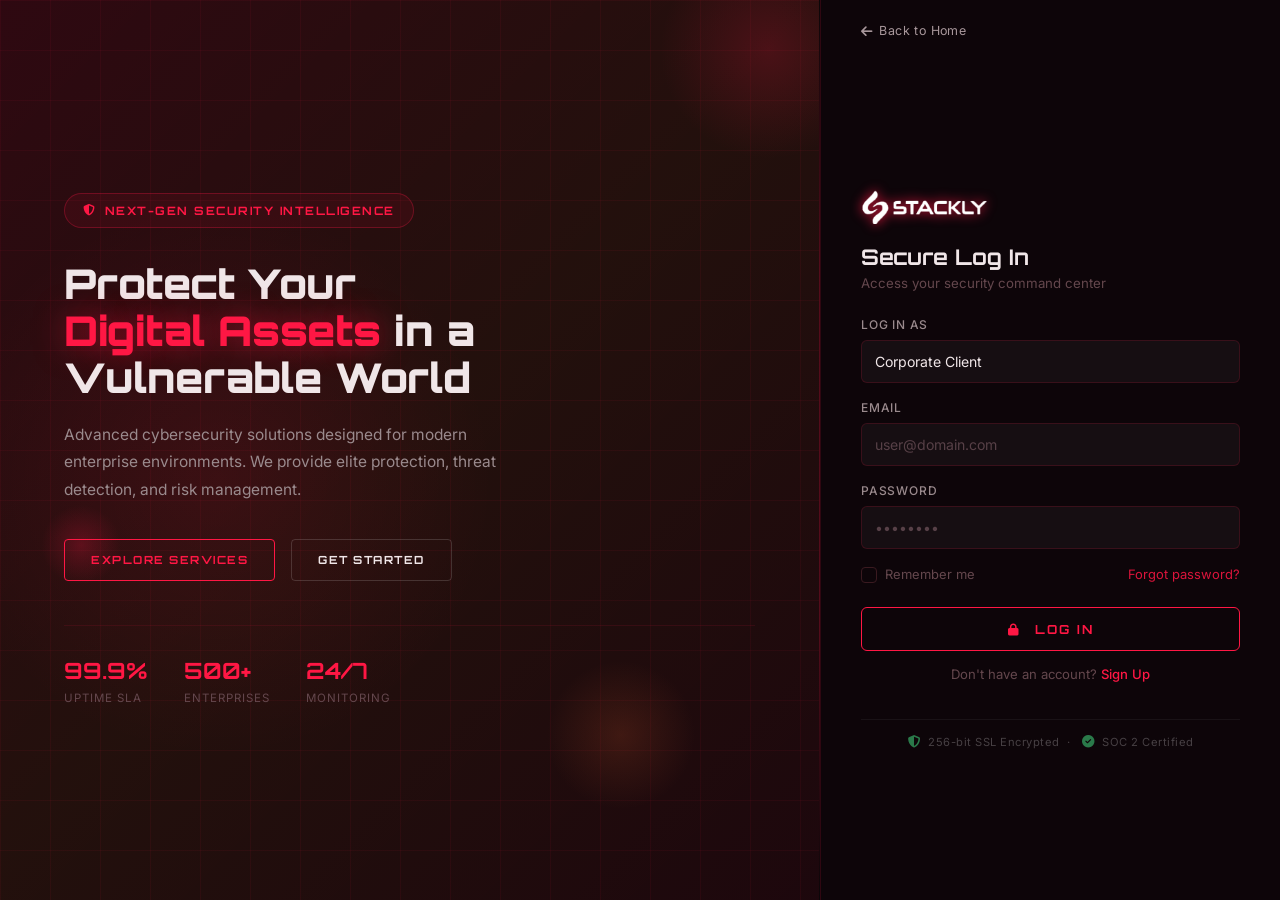
<file: index.html>
<!DOCTYPE html>
<html lang="en">
<head>
    <meta charset="UTF-8">
    <meta http-equiv="refresh" content="0;url=login.html">
    <title>Stackly</title>
</head>
<body>
    <script>window.location.replace('login.html');</script>
</body>
</html>
</file>
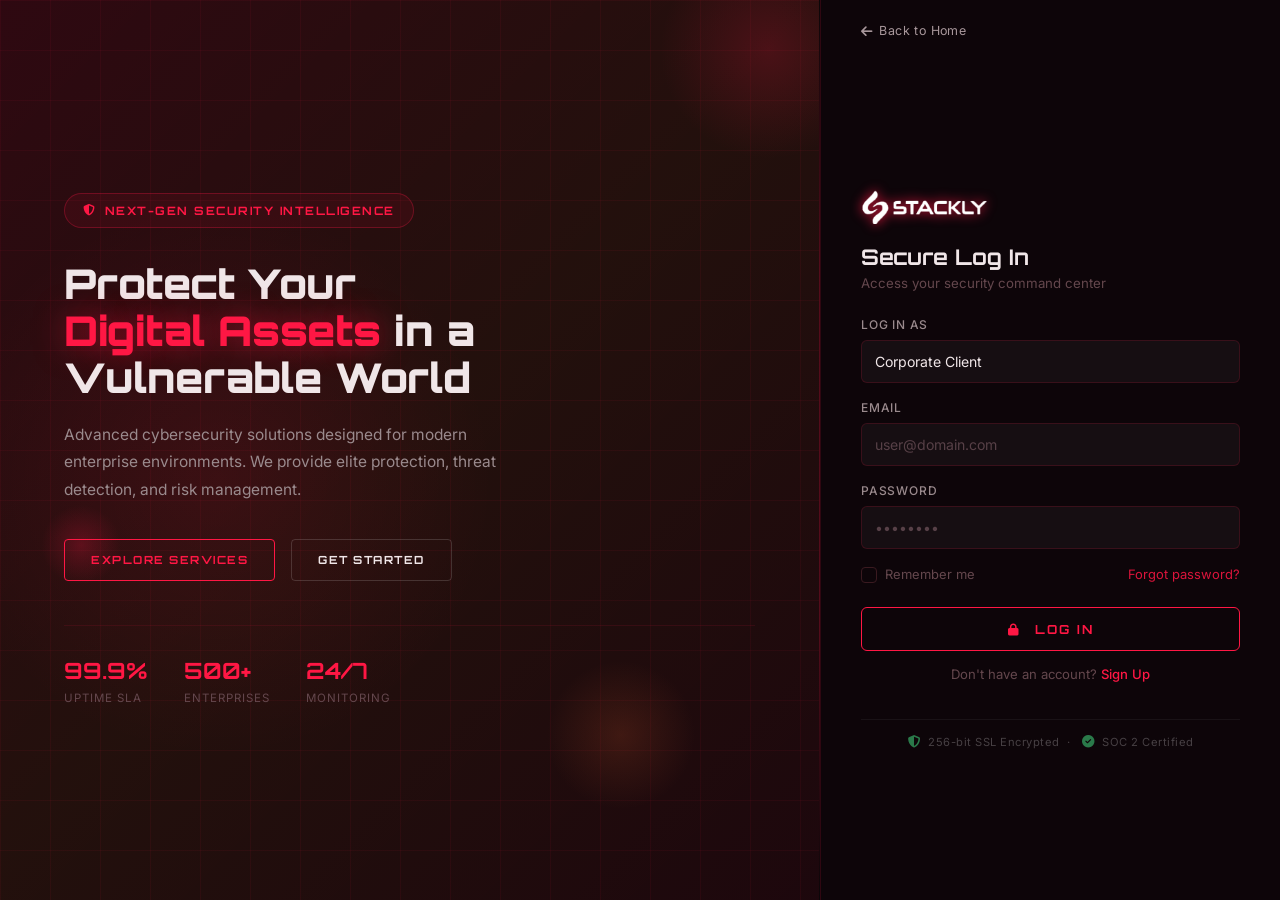
<file: login.html>
<!DOCTYPE html>
<html lang="en">
<head>
    <meta charset="UTF-8">
    <meta name="viewport" content="width=device-width, initial-scale=1.0">
    <title>Stackly | Secure Login</title>
    <link href="https://fonts.googleapis.com/css2?family=Inter:wght@300;400;500;600&family=Orbitron:wght@400;700;900&display=swap" rel="stylesheet">
    <link href="https://cdn.jsdelivr.net/npm/bootstrap@5.3.0/dist/css/bootstrap.min.css" rel="stylesheet">
    <link rel="stylesheet" href="https://cdnjs.cloudflare.com/ajax/libs/font-awesome/6.4.0/css/all.min.css">
    <style>
        * { margin: 0; padding: 0; box-sizing: border-box; }

        body {
            height: 100vh;
            background: #0a0608;
            display: flex;
            overflow: hidden;
            font-family: 'Inter', sans-serif;
        }

        /* ── LEFT HERO PANEL ── */
        .hero-panel {
            flex: 1;
            position: relative;
            background: linear-gradient(135deg, rgba(255,23,68,0.15) 0%, rgba(255,107,53,0.1) 50%, rgba(255,23,68,0.08) 100%), #0a0608;
            display: flex;
            flex-direction: column;
            justify-content: center;
            padding: 60px 64px;
            overflow: hidden;
        }
        .hero-panel::before {
            content: '';
            position: absolute;
            inset: 0;
            background-image:
                linear-gradient(rgba(255,23,68,0.06) 1px, transparent 1px),
                linear-gradient(90deg, rgba(255,23,68,0.06) 1px, transparent 1px);
            background-size: 50px 50px;
            animation: gridShift 20s linear infinite;
        }
        @keyframes gridShift {
            0%   { background-position: 0 0; }
            100% { background-position: 50px 50px; }
        }
        .hero-panel::after {
            content: '';
            position: absolute;
            top: 20%; left: -10%;
            width: 600px; height: 600px;
            background: radial-gradient(circle, rgba(255,23,68,0.1) 0%, transparent 65%);
            pointer-events: none;
        }
        .orb {
            position: absolute;
            border-radius: 50%;
            animation: floatOrb 8s ease-in-out infinite;
        }
        .orb-1 { width: 220px; height: 220px; top: -60px; right: -60px; background: radial-gradient(circle, rgba(255,23,68,0.18), transparent 70%); }
        .orb-2 { width: 150px; height: 150px; bottom: 10%; right: 15%; background: radial-gradient(circle, rgba(255,107,53,0.14), transparent 70%); animation-delay: 3s; }
        .orb-3 { width: 80px; height: 80px; bottom: 35%; left: 5%; background: radial-gradient(circle, rgba(255,23,68,0.22), transparent 70%); animation-delay: 5s; }
        @keyframes floatOrb { 0%, 100% { transform: translateY(0); } 50% { transform: translateY(-25px); } }

        .hero-content { position: relative; z-index: 2; }

        .badge-pill {
            display: inline-flex;
            align-items: center;
            gap: 8px;
            background: rgba(255,23,68,0.08);
            border: 1px solid rgba(255,23,68,0.28);
            border-radius: 50px;
            padding: 8px 18px;
            font-size: 0.72rem;
            font-family: 'Orbitron', sans-serif;
            font-weight: 700;
            letter-spacing: 1.5px;
            color: #ff1744;
            text-transform: uppercase;
            margin-bottom: 32px;
        }
        .hero-headline {
            font-family: 'Orbitron', sans-serif;
            font-weight: 900;
            font-size: clamp(2rem, 3.2vw, 3.2rem);
            line-height: 1.15;
            color: #f0e6e8;
            margin-bottom: 20px;
        }
        .hero-headline .highlight { color: #ff1744; text-shadow: 0 0 30px rgba(255,23,68,0.5); }
        .hero-desc {
            font-size: 0.97rem;
            color: #9a8a8d;
            line-height: 1.75;
            max-width: 460px;
            margin-bottom: 36px;
        }
        .hero-btns { display: flex; gap: 16px; flex-wrap: wrap; }
        .btn-hero-primary {
            padding: 12px 26px;
            font-family: 'Orbitron', sans-serif;
            font-size: 0.7rem;
            font-weight: 700;
            letter-spacing: 1.5px;
            text-transform: uppercase;
            border: 1.5px solid #ff1744;
            background: transparent;
            color: #ff1744;
            border-radius: 4px;
            text-decoration: none;
            position: relative;
            overflow: hidden;
            transition: all 0.3s ease;
        }
        .btn-hero-primary::before {
            content: '';
            position: absolute; inset: 0;
            background: #ff1744;
            transform: scaleX(0);
            transform-origin: left;
            transition: transform 0.3s ease;
            z-index: -1;
        }
        .btn-hero-primary:hover { color: #0a0608; box-shadow: 0 0 28px rgba(255,23,68,0.5); }
        .btn-hero-primary:hover::before { transform: scaleX(1); }
        .btn-hero-secondary {
            padding: 12px 26px;
            font-family: 'Orbitron', sans-serif;
            font-size: 0.7rem;
            font-weight: 700;
            letter-spacing: 1.5px;
            text-transform: uppercase;
            border: 1.5px solid rgba(255,255,255,0.15);
            background: transparent;
            color: #f0e6e8;
            border-radius: 4px;
            text-decoration: none;
            transition: all 0.3s ease;
        }
        .btn-hero-secondary:hover { border-color: #ff1744; color: #ff1744; }

        .stat-strip {
            display: flex;
            gap: 36px;
            margin-top: 44px;
            padding-top: 28px;
            border-top: 1px solid rgba(255,23,68,0.1);
        }
        .stat-num { font-family: 'Orbitron', sans-serif; font-weight: 700; font-size: 1.4rem; color: #ff1744; }
        .stat-label { font-size: 0.72rem; color: #64474d; text-transform: uppercase; letter-spacing: 1px; margin-top: 2px; }

        /* ── VERTICAL DIVIDER ── */
        .divider-line {
            width: 1px;
            background: linear-gradient(to bottom, transparent, rgba(255,23,68,0.3) 30%, rgba(255,23,68,0.3) 70%, transparent);
            flex-shrink: 0;
        }

        /* ── RIGHT LOGIN PANEL ── */
        .login-panel {
            width: 460px;
            flex-shrink: 0;
            background: #0d0509;
            border-left: 1px solid rgba(255,23,68,0.14);
            display: flex;
            flex-direction: column;
            height: 100vh;
            position: relative;
            overflow: hidden;
        }

        /* Top bar: back to home sits here, full width */
        .login-topbar {
            position: relative;
            z-index: 2;
            padding: 18px 40px 0;
            flex-shrink: 0;
        }
        .back-home-btn {
            display: inline-flex;
            align-items: center;
            gap: 7px;
            color: rgba(220, 200, 204, 0.75);
            font-size: 0.78rem;
            text-decoration: none;
            transition: color 0.2s ease;
            letter-spacing: 0.4px;
            margin-bottom: 8px;
        }
        .back-home-btn i { font-size: 0.82rem; transition: transform 0.2s ease; }
        .back-home-btn:hover { color: #ff1744; }
        .back-home-btn:hover i { transform: translateX(-3px); }

        /* Scrollable inner content */
        .login-inner {
            position: relative;
            z-index: 2;
            flex: 1;
            display: flex;
            flex-direction: column;
            justify-content: center;
            padding: 16px 40px 24px;
            overflow-y: auto;
        }
        .login-inner::-webkit-scrollbar { width: 3px; }
        .login-inner::-webkit-scrollbar-thumb { background: rgba(255,23,68,0.2); border-radius: 3px; }

        .login-logo { display: flex; align-items: center; gap: 12px; margin-bottom: 20px; }
        .login-logo img { height: 34px; filter: brightness(0) invert(1) drop-shadow(0 0 6px #ff1744); }

        .login-title {
            font-family: 'Orbitron', sans-serif;
            font-weight: 700;
            font-size: 1.35rem;
            color: #f0e6e8;
            margin-bottom: 4px;
        }
        .login-subtitle { font-size: 0.83rem; color: #64474d; margin-bottom: 22px; }

        .form-label-custom {
            font-size: 0.75rem;
            font-weight: 500;
            color: #9a8a8d;
            text-transform: uppercase;
            letter-spacing: 0.8px;
            margin-bottom: 6px;
            display: block;
        }
        .form-control, .form-select {
            background: rgba(255,255,255,0.04) !important;
            border: 1px solid rgba(255,23,68,0.15) !important;
            color: #f0e6e8 !important;
            border-radius: 6px !important;
            padding: 10px 13px !important;
            font-size: 0.88rem !important;
            transition: all 0.25s ease !important;
        }
        .form-control:focus, .form-select:focus {
            background: rgba(255,23,68,0.06) !important;
            border-color: rgba(255,23,68,0.5) !important;
            box-shadow: 0 0 0 3px rgba(255,23,68,0.12) !important;
            outline: none !important;
        }
        .form-control::placeholder { color: #574047 !important; }
        .form-select option { background: #0d0509; }

        .form-check-input:checked { background-color: #ff1744 !important; border-color: #ff1744 !important; }
        .form-check-label { font-size: 0.81rem; color: #64474d; }
        .forgot-link { font-size: 0.81rem; color: #ff1744; text-decoration: none; opacity: 0.85; transition: opacity 0.2s; }
        .forgot-link:hover { opacity: 1; }

        .btn-login {
            width: 100%;
            padding: 12px;
            font-family: 'Orbitron', sans-serif;
            font-size: 0.78rem;
            font-weight: 700;
            letter-spacing: 2px;
            text-transform: uppercase;
            border: 1.5px solid #ff1744;
            background: transparent;
            color: #ff1744;
            border-radius: 6px;
            position: relative;
            overflow: hidden;
            transition: all 0.3s ease;
            cursor: pointer;
            margin-top: 6px;
        }
        .btn-login::before {
            content: '';
            position: absolute; inset: 0;
            background: linear-gradient(135deg, #ff1744, #c0001c);
            transform: scaleY(0);
            transform-origin: bottom;
            transition: transform 0.3s ease;
            z-index: -1;
        }
        .btn-login:hover { color: #0a0608; box-shadow: 0 0 30px rgba(255,23,68,0.5); }
        .btn-login:hover::before { transform: scaleY(1); }

        .signup-text { text-align: center; margin-top: 14px; font-size: 0.82rem; color: #64474d; }
        .signup-text a { color: #ff1744; text-decoration: none; font-weight: 500; }
        .signup-text a:hover { text-decoration: underline; }

        .security-seal {
            display: flex;
            align-items: center;
            justify-content: center;
            gap: 8px;
            margin-top: 18px;
            padding-top: 14px;
            border-top: 1px solid rgba(255,255,255,0.05);
            font-size: 0.7rem;
            color: #474044;
            letter-spacing: 0.5px;
        }
        .security-seal i { color: #2a7a4a; font-size: 0.78rem; }

        /* ── ANIMATIONS ── */

        /* Keyframes */
        @keyframes fadeUp {
            from { opacity: 0; transform: translateY(22px); }
            to   { opacity: 1; transform: translateY(0); }
        }
        @keyframes fadeIn {
            from { opacity: 0; }
            to   { opacity: 1; }
        }
        @keyframes fadeRight {
            from { opacity: 0; transform: translateX(-18px); }
            to   { opacity: 1; transform: translateX(0); }
        }
        @keyframes fadeLeft {
            from { opacity: 0; transform: translateX(18px); }
            to   { opacity: 1; transform: translateX(0); }
        }
        @keyframes scaleIn {
            from { opacity: 0; transform: scale(0.94); }
            to   { opacity: 1; transform: scale(1); }
        }
        @keyframes pulseGlow {
            0%, 100% { box-shadow: 0 0 0 0 rgba(255,23,68,0); }
            50%       { box-shadow: 0 0 18px 4px rgba(255,23,68,0.18); }
        }

        /* Hero panel — staggered entrance */
        .badge-pill       { animation: fadeUp 0.6s ease both; animation-delay: 0.15s; }
        .hero-headline    { animation: fadeUp 0.65s ease both; animation-delay: 0.28s; }
        .hero-desc        { animation: fadeUp 0.65s ease both; animation-delay: 0.42s; }
        .hero-btns        { animation: fadeUp 0.6s ease both; animation-delay: 0.54s; }
        .stat-strip       { animation: fadeUp 0.6s ease both; animation-delay: 0.66s; }

        /* Stat numbers — subtle count-in glow */
        .stat-num { animation: fadeIn 0.8s ease both; animation-delay: 0.8s; }

        /* Orbs — gentle fade in */
        .orb-1 { animation: floatOrb 8s ease-in-out infinite, fadeIn 1s ease both 0.1s; }
        .orb-2 { animation: floatOrb 8s ease-in-out infinite 3s, fadeIn 1s ease both 0.3s; }
        .orb-3 { animation: floatOrb 8s ease-in-out infinite 5s, fadeIn 1s ease both 0.5s; }

        /* Login panel — slides in from right */
        .login-panel      { animation: fadeLeft 0.7s cubic-bezier(0.22,1,0.36,1) both; animation-delay: 0.1s; }

        /* Login form elements — staggered */
        .login-logo       { animation: fadeUp 0.5s ease both; animation-delay: 0.35s; }
        .login-title      { animation: fadeUp 0.5s ease both; animation-delay: 0.45s; }
        .login-subtitle   { animation: fadeUp 0.5s ease both; animation-delay: 0.52s; }
        #loginForm        { animation: fadeUp 0.55s ease both; animation-delay: 0.6s; }
        .security-seal    { animation: fadeIn 0.6s ease both; animation-delay: 0.85s; }

        /* Login button subtle pulse after load */
        .btn-login { animation: pulseGlow 3s ease-in-out infinite; animation-delay: 1.4s; }

        /* Divider line draws in */
        .divider-line { animation: fadeIn 0.8s ease both; animation-delay: 0.2s; }

        /* ── RESPONSIVE ── */
        @media (max-width: 992px) {
            body { flex-direction: column; overflow: auto; height: auto; }
            .hero-panel { padding: 50px 30px; min-height: 55vh; }
            .divider-line { display: none; }
            .login-panel { width: 100%; height: auto; }
            .login-topbar { padding: 20px 30px 0; }
            .login-inner { padding: 16px 30px 30px; }
        }
        @media (max-width: 820px) {
            .hero-panel { display: none !important; }
            .divider-line { display: none !important; }
            .login-panel { width: 100% !important; height: 100vh; background: linear-gradient(135deg, rgba(255,23,68,0.15) 0%, rgba(255,107,53,0.1) 50%, rgba(255,23,68,0.08) 100%), #0a0608; border-left: none; }
            .login-inner { justify-content: center; padding-top: 60px; }
            .login-logo { justify-content: center; margin-bottom: 30px; }
            .login-topbar { display: block; padding: 0; position: absolute; top: 16px; left: 20px; right: auto; z-index: 3; }
            body { overflow: hidden; height: 100vh; }
        }
        @media (max-width: 768px) {
            .hero-panel { display: none !important; }
            .divider-line { display: none !important; }
            .login-panel { width: 100% !important; height: 100vh; background: linear-gradient(135deg, rgba(255,23,68,0.15) 0%, rgba(255,107,53,0.1) 50%, rgba(255,23,68,0.08) 100%), #0a0608; border-left: none; }
            .login-inner { justify-content: center; padding-top: 60px; }
            .login-logo { justify-content: center; margin-bottom: 30px; }
            .login-topbar { display: block; padding: 0; position: absolute; top: 16px; left: 20px; right: auto; z-index: 3; }
            body { overflow: hidden; height: 100vh; }
        }
        @media (max-width: 576px) {
            .login-topbar { padding: 0; position: absolute; top: 16px; left: 20px; right: auto; z-index: 3; }
            .login-inner { padding: 14px 20px 20px; padding-top: 60px; }
        }
        @media (max-width: 420px) {
            .login-inner { padding: 12px 16px 16px; padding-top: 60px; }
            .login-topbar { top: 14px; left: 16px; }
        }
        @media (max-width: 375px) {
            .login-inner { padding: 10px 14px 14px; padding-top: 60px; }
            .login-topbar { top: 12px; left: 14px; }
        }
        @media (max-width: 360px) {
            .login-inner { padding: 9px 13px 13px; padding-top: 60px; }
            .login-topbar { top: 11px; left: 13px; }
        }
        @media (max-width: 320px) {
            .login-inner { padding: 8px 12px 12px; padding-top: 60px; }
            .login-topbar { top: 10px; left: 12px; }
        }
    </style>
</head>
<body>

    <!-- PRELOADER -->
    <div id="preloader">
        <div class="pre-bg"></div>
        <div class="pre-content">
            <div class="pre-logo-wrap">
                <div class="pre-ring pre-ring-1"></div>
                <div class="pre-ring pre-ring-2"></div>
                <div class="pre-ring pre-ring-3"></div>
                <img src="images/logo.webp" alt="Stackly" class="pre-logo">
                <div class="pre-scanner"></div>
            </div>
            <div class="pre-brand">STACKLY</div>
            <div class="pre-status">
                <span class="pre-dot"></span>
                <span class="pre-msg" id="preMsg">Authenticating credentials...</span>
            </div>
            <div class="pre-bar-track"><div class="pre-bar-fill" id="preBar"></div></div>
        </div>
    </div>

    <style>
        #preloader { position: fixed; inset: 0; z-index: 9999; display: flex; align-items: center; justify-content: center; pointer-events: none; opacity: 0; transition: opacity 0.3s ease; background: #0a0608; }
        #preloader.active { opacity: 1; pointer-events: all; }
        .pre-bg { position: absolute; inset: 0; background: radial-gradient(ellipse 70% 60% at 50% 40%, rgba(255,23,68,0.1) 0%, transparent 65%), #0a0608; }
        .pre-bg::before { content: ''; position: absolute; inset: 0; background-image: linear-gradient(rgba(255,23,68,0.05) 1px, transparent 1px), linear-gradient(90deg, rgba(255,23,68,0.05) 1px, transparent 1px); background-size: 44px 44px; animation: gridShift 8s linear infinite; }
        .pre-content { position: relative; z-index: 2; display: flex; flex-direction: column; align-items: center; gap: 22px; }
        .pre-logo-wrap { position: relative; width: 130px; height: 130px; display: flex; align-items: center; justify-content: center; }
        .pre-ring { position: absolute; border-radius: 50%; border: 1.5px solid rgba(255,23,68,0.25); }
        .pre-ring-1 { width: 130px; height: 130px; animation: spin 4s linear infinite; border-top-color: #ff1744; }
        .pre-ring-2 { width: 105px; height: 105px; animation: spin 3s linear infinite reverse; border-right-color: rgba(255,107,53,0.7); }
        .pre-ring-3 { width: 82px; height: 82px; animation: spin 2s linear infinite; border-bottom-color: rgba(255,23,68,0.5); }
        @keyframes spin { to { transform: rotate(360deg); } }
        .pre-logo { width: 52px; height: 52px; object-fit: contain; filter: brightness(0) invert(1) drop-shadow(0 0 14px #ff1744); animation: logoPulse 1.4s ease-in-out infinite; position: relative; z-index: 2; }
        @keyframes logoPulse { 0%,100% { transform: scale(1); } 50% { transform: scale(1.06); } }
        .pre-scanner { position: absolute; width: 100%; height: 2px; background: linear-gradient(90deg, transparent, #ff1744, transparent); animation: scanLine 1.6s ease-in-out infinite; box-shadow: 0 0 10px rgba(255,23,68,0.6); }
        @keyframes scanLine { 0% { top: 10%; opacity: 0; } 10% { opacity: 1; } 90% { opacity: 1; } 100% { top: 90%; opacity: 0; } }
        .pre-brand { font-family: 'Orbitron', sans-serif; font-weight: 900; font-size: 1.6rem; letter-spacing: 6px; color: #f0e6e8; text-shadow: 0 0 20px rgba(255,23,68,0.5); }
        .pre-status { display: flex; align-items: center; gap: 10px; font-size: 0.78rem; color: #9a8a8d; font-family: 'Orbitron', sans-serif; letter-spacing: 1px; }
        .pre-dot { width: 7px; height: 7px; border-radius: 50%; background: #ff1744; box-shadow: 0 0 8px rgba(255,23,68,0.7); animation: pulseDot 0.8s ease-in-out infinite; }
        @keyframes pulseDot { 0%,100% { transform: scale(1); opacity: 1; } 50% { transform: scale(1.5); opacity: 0.5; } }
        .pre-bar-track { width: 260px; height: 3px; background: rgba(255,23,68,0.12); border-radius: 10px; overflow: hidden; }
        .pre-bar-fill { height: 100%; width: 0%; background: linear-gradient(90deg, #ff1744, #ff6b35); border-radius: 10px; box-shadow: 0 0 10px rgba(255,23,68,0.5); transition: width 0.4s ease; }
    </style>

    <!-- LEFT: HERO PANEL -->
    <div class="hero-panel">
        <div class="orb orb-1"></div>
        <div class="orb orb-2"></div>
        <div class="orb orb-3"></div>
        <div class="hero-content">
            <div class="badge-pill">
                <i class="fas fa-shield-halved"></i>
                Next-Gen Security Intelligence
            </div>
            <h1 class="hero-headline">
                Protect Your<br>
                <span class="highlight">Digital Assets</span> in a<br>
                Vulnerable World
            </h1>
            <p class="hero-desc">
                Advanced cybersecurity solutions designed for modern enterprise environments.
                We provide elite protection, threat detection, and risk management.
            </p>
            <div class="hero-btns">
                <a href="404.html" class="btn-hero-primary">Explore Services</a>
                <a href="404.html" class="btn-hero-secondary">Get Started</a>
            </div>
            <div class="stat-strip">
                <div><div class="stat-num">99.9%</div><div class="stat-label">Uptime SLA</div></div>
                <div><div class="stat-num">500+</div><div class="stat-label">Enterprises</div></div>
                <div><div class="stat-num">24/7</div><div class="stat-label">Monitoring</div></div>
            </div>
        </div>
    </div>

    <!-- VERTICAL DIVIDER -->
    <div class="divider-line"></div>

    <!-- RIGHT: LOGIN PANEL -->
    <div class="login-panel">

        <!-- Back to Home: top of panel, outside scroll area -->
        <div class="login-topbar">
            <a href="404.html" class="back-home-btn">
                <i class="fas fa-arrow-left"></i>
                Back to Home
            </a>
        </div>

        <!-- Scrollable form content -->
        <div class="login-inner">

            <div class="login-logo">
                <img src="images/logo.webp" alt="Stackly">
            </div>

            <h2 class="login-title">Secure Log In</h2>
            <p class="login-subtitle">Access your security command center</p>

            <form id="loginForm">

                <div class="mb-3">
                    <label class="form-label-custom">Log In As</label>
                    <select class="form-select" id="loginType">
                        <option value="corporate">Corporate Client</option>
                        <option value="admin">Admin</option>
                    </select>
                </div>

                <div class="mb-3">
                    <label class="form-label-custom">Email</label>
                    <input type="email" class="form-control" placeholder="user@domain.com" required>
                </div>

                <div class="mb-3">
                    <label class="form-label-custom">Password</label>
                    <input type="password" class="form-control" placeholder="••••••••" required>
                </div>

                <div class="d-flex justify-content-between align-items-center mb-3">
                    <div class="d-flex align-items-center gap-2">
                        <input class="form-check-input m-0" type="checkbox" id="rememberMe" style="background:transparent;border-color:#3a1a20;cursor:pointer;">
                        <label class="form-check-label" for="rememberMe">Remember me</label>
                    </div>
                    <a href="404.html" class="forgot-link">Forgot password?</a>
                </div>

                <button type="submit" class="btn-login">
                    <i class="fas fa-lock me-2" style="font-size:0.75rem;"></i>
                    Log In
                </button>

                <p class="signup-text">
                    Don't have an account? <a href="signup.html">Sign Up</a>
                </p>

            </form>

            <div class="security-seal">
                <i class="fas fa-shield-halved"></i>
                256-bit SSL Encrypted &nbsp;·&nbsp;
                <i class="fas fa-circle-check"></i>
                SOC 2 Certified
            </div>

        </div>
    </div>

    <script src="https://cdn.jsdelivr.net/npm/bootstrap@5.3.0/dist/js/bootstrap.bundle.min.js"></script>
    <script>
        document.getElementById('loginForm').addEventListener('submit', function(e) {
            e.preventDefault();
            const loginType = document.getElementById('loginType').value;
            const preloader = document.getElementById('preloader');
            const bar = document.getElementById('preBar');
            const msg = document.getElementById('preMsg');
            
            const steps = loginType === 'admin' 
                ? [
                    { pct: 25,  text: 'Authenticating admin credentials...' },
                    { pct: 55,  text: 'Verifying security clearance...' },
                    { pct: 80,  text: 'Loading command center...' },
                    { pct: 100, text: 'Access granted.' }
                  ]
                : [
                    { pct: 25,  text: 'Authenticating client credentials...' },
                    { pct: 55,  text: 'Verifying account access...' },
                    { pct: 80,  text: 'Loading dashboard...' },
                    { pct: 100, text: 'Welcome back.' }
                  ];
            
            const redirectUrl = loginType === 'admin' ? 'admin.html' : 'corporate-client.html';
            
            preloader.classList.add('active');
            let i = 0;
            const tick = () => {
                if (i >= steps.length) { setTimeout(() => { window.location.href = redirectUrl; }, 100); return; }
                bar.style.width = steps[i].pct + '%';
                msg.textContent = steps[i].text;
                i++;
                setTimeout(tick, i === steps.length ? 150 : 150);
            };
            setTimeout(tick, 50);
        });
    </script>
</body>
</html>
</file>
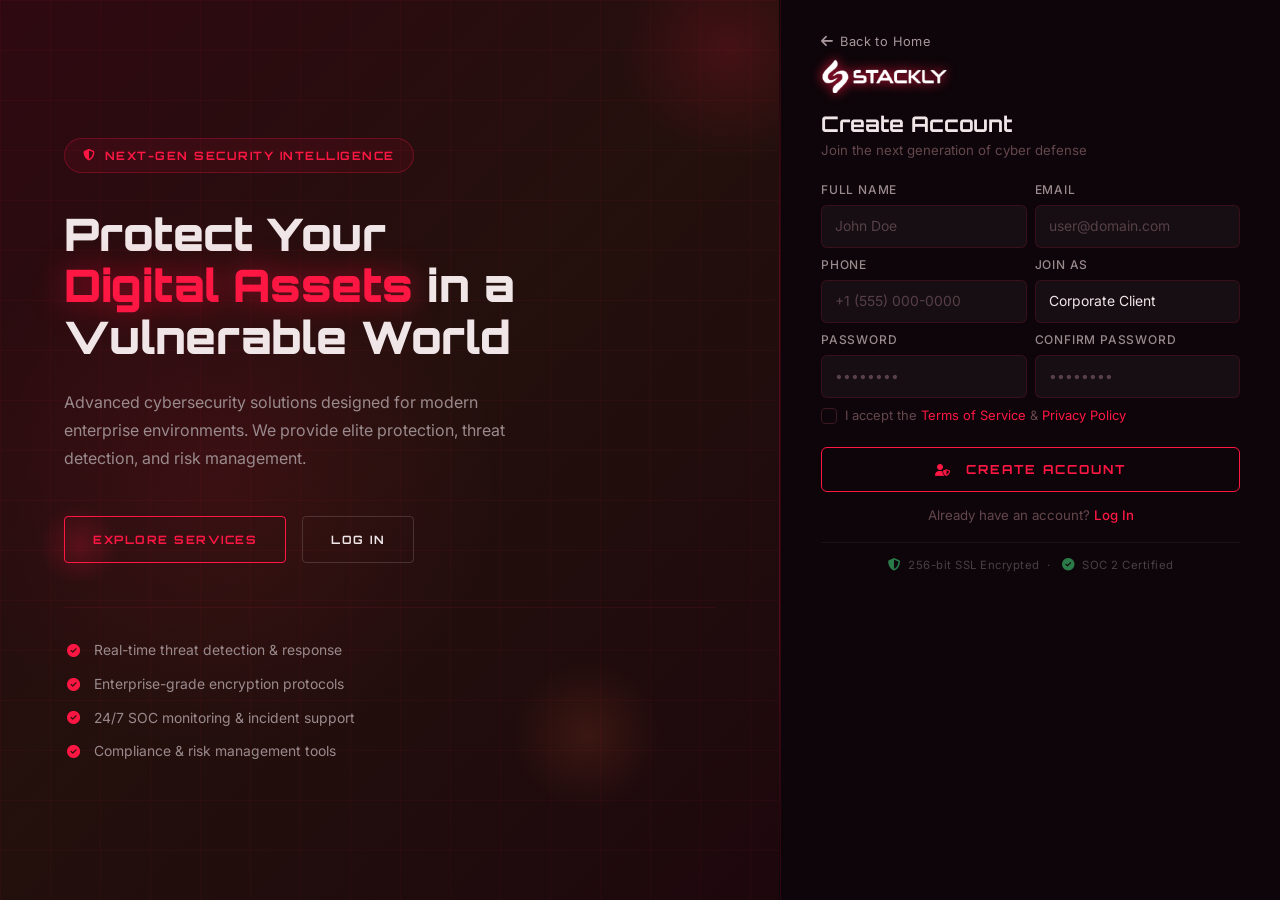
<file: signup.html>
<!DOCTYPE html>
<html lang="en">
<head>
    <meta charset="UTF-8">
    <meta name="viewport" content="width=device-width, initial-scale=1.0">
    <title>Stackly | Create Account</title>
    <link href="https://fonts.googleapis.com/css2?family=Inter:wght@300;400;500;600&family=Orbitron:wght@400;700;900&display=swap" rel="stylesheet">
    <link href="https://cdn.jsdelivr.net/npm/bootstrap@5.3.0/dist/css/bootstrap.min.css" rel="stylesheet">
    <link rel="stylesheet" href="https://cdnjs.cloudflare.com/ajax/libs/font-awesome/6.4.0/css/all.min.css">
    <link rel="stylesheet" href="https://unpkg.com/aos@2.3.4/dist/aos.css">
    <style>
        * { margin: 0; padding: 0; box-sizing: border-box; }

        body {
            height: 100vh;
            background: #0a0608;
            display: flex;
            overflow: hidden;
            font-family: 'Inter', sans-serif;
        }

        /* ── LEFT HERO PANEL ── */
        .hero-panel {
            flex: 1;
            position: relative;
            background: linear-gradient(135deg, rgba(255,23,68,0.15) 0%, rgba(255,107,53,0.1) 50%, rgba(255,23,68,0.08) 100%), #0a0608;
            display: flex;
            flex-direction: column;
            justify-content: center;
            padding: 60px 64px;
            overflow: hidden;
        }
        .hero-panel::before {
            content: '';
            position: absolute;
            inset: 0;
            background-image:
                linear-gradient(rgba(255,23,68,0.05) 1px, transparent 1px),
                linear-gradient(90deg, rgba(255,23,68,0.05) 1px, transparent 1px);
            background-size: 50px 50px;
            animation: gridShift 20s linear infinite;
        }
        @keyframes gridShift {
            0%   { background-position: 0 0; }
            100% { background-position: 50px 50px; }
        }
        .hero-panel::after {
            content: '';
            position: absolute;
            top: 20%; left: -10%;
            width: 600px; height: 600px;
            background: radial-gradient(circle, rgba(255,23,68,0.1) 0%, transparent 65%);
            pointer-events: none;
        }

        .orb {
            position: absolute;
            border-radius: 50%;
            animation: floatOrb 8s ease-in-out infinite;
        }
        .orb-1 { width: 220px; height: 220px; top: -60px; right: -60px; background: radial-gradient(circle, rgba(255,23,68,0.15), transparent 70%); }
        .orb-2 { width: 150px; height: 150px; bottom: 10%; right: 15%; background: radial-gradient(circle, rgba(255,107,53,0.12), transparent 70%); animation-delay: 3s; }
        .orb-3 { width: 80px; height: 80px; bottom: 35%; left: 5%; background: radial-gradient(circle, rgba(255,23,68,0.2), transparent 70%); animation-delay: 5s; }
        @keyframes floatOrb { 0%, 100% { transform: translateY(0); } 50% { transform: translateY(-25px); } }

        .hero-content { position: relative; z-index: 2; }

        .badge-pill {
            display: inline-flex;
            align-items: center;
            gap: 8px;
            background: rgba(255,23,68,0.08);
            border: 1px solid rgba(255,23,68,0.28);
            border-radius: 50px;
            padding: 8px 18px;
            font-size: 0.72rem;
            font-family: 'Orbitron', sans-serif;
            font-weight: 700;
            letter-spacing: 1.5px;
            color: #ff1744;
            text-transform: uppercase;
            margin-bottom: 36px;
        }

        .hero-headline {
            font-family: 'Orbitron', sans-serif;
            font-weight: 900;
            font-size: clamp(2.2rem, 3.5vw, 3.4rem);
            line-height: 1.15;
            color: #f0e6e8;
            margin-bottom: 24px;
        }
        .hero-headline .highlight { color: #ff1744; text-shadow: 0 0 30px rgba(255,23,68,0.5); }

        .hero-desc {
            font-size: 1rem;
            color: #9a8a8d;
            line-height: 1.75;
            max-width: 460px;
            margin-bottom: 44px;
        }

        .hero-btns { display: flex; gap: 16px; flex-wrap: wrap; }

        .btn-hero-primary {
            padding: 14px 28px;
            font-family: 'Orbitron', sans-serif;
            font-size: 0.72rem;
            font-weight: 700;
            letter-spacing: 1.5px;
            text-transform: uppercase;
            border: 1.5px solid #ff1744;
            background: transparent;
            color: #ff1744;
            border-radius: 4px;
            text-decoration: none;
            position: relative;
            overflow: hidden;
            transition: all 0.3s ease;
        }
        .btn-hero-primary::before {
            content: '';
            position: absolute; inset: 0;
            background: #ff1744;
            transform: scaleX(0);
            transform-origin: left;
            transition: transform 0.3s ease;
            z-index: -1;
        }
        .btn-hero-primary:hover { color: #0a0608; box-shadow: 0 0 28px rgba(255,23,68,0.5); }
        .btn-hero-primary:hover::before { transform: scaleX(1); }

        .btn-hero-secondary {
            padding: 14px 28px;
            font-family: 'Orbitron', sans-serif;
            font-size: 0.72rem;
            font-weight: 700;
            letter-spacing: 1.5px;
            text-transform: uppercase;
            border: 1.5px solid rgba(255,255,255,0.15);
            background: transparent;
            color: #f0e6e8;
            border-radius: 4px;
            text-decoration: none;
            transition: all 0.3s ease;
        }
        .btn-hero-secondary:hover { border-color: #ff1744; color: #ff1744; }

        .feature-list {
            margin-top: 44px;
            padding-top: 32px;
            border-top: 1px solid rgba(255,23,68,0.1);
            display: flex;
            flex-direction: column;
            gap: 13px;
        }
        .feature-item {
            display: flex;
            align-items: center;
            gap: 12px;
            font-size: 0.87rem;
            color: #9a8a8d;
        }
        .feature-item i { color: #ff1744; font-size: 0.82rem; width: 18px; text-align: center; }

        /* ── VERTICAL DIVIDER ── */
        .divider-line {
            width: 1px;
            background: linear-gradient(to bottom, transparent, rgba(255,23,68,0.3) 30%, rgba(255,23,68,0.3) 70%, transparent);
            flex-shrink: 0;
        }

        /* ── RIGHT SIGNUP PANEL ── */
        .signup-panel {
            width: 500px;
            flex-shrink: 0;
            background: #0d0509;
            border-left: 1px solid rgba(255,23,68,0.14);
            display: flex;
            flex-direction: column;
            justify-content: flex-start;
            padding: 28px 40px 20px;
            position: relative;
            overflow-y: auto;
            overflow-x: hidden;
            height: 100vh;
        }
        .signup-panel::-webkit-scrollbar { width: 4px; }
        .signup-panel::-webkit-scrollbar-track { background: transparent; }
        .signup-panel::-webkit-scrollbar-thumb { background: rgba(255,23,68,0.2); border-radius: 4px; }

        .signup-inner { position: relative; z-index: 2; width: 100%; }

        /* Back to Home */
        .back-home-btn {
            display: inline-flex;
            align-items: center;
            gap: 7px;
            color: rgba(220, 200, 204, 0.75);
            font-size: 0.8rem;
            text-decoration: none;
            margin-bottom: 8px;
            transition: color 0.2s ease;
            letter-spacing: 0.4px;
        }
        .back-home-btn i { font-size: 0.85rem; transition: transform 0.2s ease; }
        .back-home-btn:hover { color: #ff1744; }
        .back-home-btn:hover i { transform: translateX(-3px); }

        /* Brand logo row */
        .signup-logo {
            display: flex;
            align-items: center;
            gap: 12px;
            margin-bottom: 18px;
        }
        .signup-logo img {
            height: 34px;
            filter: brightness(0) invert(1) drop-shadow(0 0 6px #ff1744);
        }

        .signup-title {
            font-family: 'Orbitron', sans-serif;
            font-weight: 700;
            font-size: 1.35rem;
            color: #f0e6e8;
            margin-bottom: 4px;
        }
        .signup-subtitle { font-size: 0.83rem; color: #64474d; margin-bottom: 20px; }

        /* Form */
        .form-label-custom {
            font-size: 0.75rem;
            font-weight: 500;
            color: #9a8a8d;
            text-transform: uppercase;
            letter-spacing: 0.8px;
            margin-bottom: 6px;
            display: block;
        }
        .form-control, .form-select {
            background: rgba(255,255,255,0.04) !important;
            border: 1px solid rgba(255,23,68,0.15) !important;
            color: #f0e6e8 !important;
            border-radius: 6px !important;
            padding: 10px 13px !important;
            font-size: 0.87rem !important;
            transition: all 0.25s ease !important;
        }
        .form-control:focus, .form-select:focus {
            background: rgba(255,23,68,0.06) !important;
            border-color: rgba(255,23,68,0.5) !important;
            box-shadow: 0 0 0 3px rgba(255,23,68,0.1) !important;
        }
        .form-control::placeholder { color: #574047 !important; }
        .form-select option { background: #0d0509; }

        .form-check-input:checked { background-color: #ff1744 !important; border-color: #ff1744 !important; }
        .form-check-label { font-size: 0.81rem; color: #64474d; }
        .form-check-label a { color: #ff1744; text-decoration: none; }
        .form-check-label a:hover { text-decoration: underline; }

        .btn-signup {
            width: 100%;
            padding: 12px;
            font-family: 'Orbitron', sans-serif;
            font-size: 0.78rem;
            font-weight: 700;
            letter-spacing: 2px;
            text-transform: uppercase;
            border: 1.5px solid #ff1744;
            background: transparent;
            color: #ff1744;
            border-radius: 6px;
            position: relative;
            overflow: hidden;
            transition: all 0.3s ease;
            cursor: pointer;
            margin-top: 6px;
        }
        .btn-signup::before {
            content: '';
            position: absolute; inset: 0;
            background: linear-gradient(135deg, #ff1744, #c0001c);
            transform: scaleY(0);
            transform-origin: bottom;
            transition: transform 0.3s ease;
            z-index: -1;
        }
        .btn-signup:hover { color: #0a0608; box-shadow: 0 0 28px rgba(255,23,68,0.45); }
        .btn-signup:hover::before { transform: scaleY(1); }

        .login-text {
            text-align: center;
            margin-top: 14px;
            font-size: 0.83rem;
            color: #64474d;
        }
        .login-text a { color: #ff1744; text-decoration: none; font-weight: 500; }
        .login-text a:hover { text-decoration: underline; }

        .security-seal {
            display: flex;
            align-items: center;
            justify-content: center;
            gap: 8px;
            margin-top: 16px;
            padding-top: 14px;
            border-top: 1px solid rgba(255,255,255,0.05);
            font-size: 0.71rem;
            color: #474044;
            letter-spacing: 0.5px;
        }
        .security-seal i { color: #2a7a4a; font-size: 0.78rem; }

        /* ── RESPONSIVE ── */
        @media (max-width: 992px) {
            body { flex-direction: column; overflow: auto; height: auto; }
            .hero-panel { padding: 50px 30px; min-height: 55vh; }
            .divider-line { display: none; }
            .signup-panel { width: 100%; height: auto; overflow-y: visible; padding: 36px 30px; }
        }
        @media (max-width: 820px) {
            .hero-panel { display: none !important; }
            .divider-line { display: none !important; }
            .signup-panel {
                width: 100% !important;
                height: auto;
                min-height: 100vh;
                padding: 36px 24px;
                border-left: none;
                background: linear-gradient(135deg, rgba(255,23,68,0.15) 0%, rgba(255,107,53,0.1) 50%, rgba(255,23,68,0.08) 100%), #0a0608;
                overflow-y: auto;
            }
            .signup-inner { justify-content: center; padding-top: 60px; }
            .signup-logo { justify-content: center; margin-bottom: 30px; }
            .back-home-btn { display: inline-flex; position: absolute; top: 16px; left: 20px; z-index: 3; }
            body { overflow: auto; height: auto; }
        }
        @media (max-width: 768px) {
            .hero-panel { display: none !important; }
            .divider-line { display: none !important; }
            .signup-panel {
                width: 100% !important;
                height: auto;
                min-height: 100vh;
                padding: 36px 24px;
                border-left: none;
                background: linear-gradient(135deg, rgba(255,23,68,0.15) 0%, rgba(255,107,53,0.1) 50%, rgba(255,23,68,0.08) 100%), #0a0608;
                overflow-y: auto;
            }
            .signup-inner { justify-content: center; padding-top: 60px; }
            .signup-logo { justify-content: center; margin-bottom: 30px; }
            .back-home-btn { display: inline-flex; position: absolute; top: 16px; left: 20px; z-index: 3; }
            body { overflow: auto; height: auto; }
        }
        @media (max-width: 576px) {
            .signup-panel { padding: 30px 20px; }
            .signup-inner { padding-top: 60px; }
            .back-home-btn { top: 16px; left: 20px; }
        }
        @media (max-width: 420px) {
            .signup-panel { padding: 24px 16px; }
            .signup-inner { padding-top: 60px; }
            .back-home-btn { top: 14px; left: 16px; }
        }
        @media (max-width: 375px) {
            .signup-panel { padding: 20px 14px; }
            .signup-inner { padding-top: 60px; }
            .back-home-btn { top: 12px; left: 14px; }
        }
        @media (max-width: 360px) {
            .signup-panel { padding: 17px 13px; }
            .signup-inner { padding-top: 60px; }
            .back-home-btn { top: 11px; left: 13px; }
        }
        @media (max-width: 320px) {
            .signup-panel { padding: 16px 12px; }
            .signup-inner { padding-top: 60px; }
            .back-home-btn { top: 10px; left: 12px; }
        }
    </style>
</head>
<body>

    <!-- LEFT: HERO PANEL -->
    <div class="hero-panel">
        <div class="orb orb-1"></div>
        <div class="orb orb-2"></div>
        <div class="orb orb-3"></div>

        <div class="hero-content">
            <div class="badge-pill" data-aos="fade-down" data-aos-duration="700">
                <i class="fas fa-shield-halved"></i>
                Next-Gen Security Intelligence
            </div>

            <h1 class="hero-headline" data-aos="fade-right" data-aos-duration="800" data-aos-delay="100">
                Protect Your<br>
                <span class="highlight">Digital Assets</span> in a<br>
                Vulnerable World
            </h1>

            <p class="hero-desc" data-aos="fade-right" data-aos-duration="800" data-aos-delay="200">
                Advanced cybersecurity solutions designed for modern enterprise environments.
                We provide elite protection, threat detection, and risk management.
            </p>

            <div class="hero-btns" data-aos="fade-up" data-aos-duration="700" data-aos-delay="300">
                <a href="404.html" class="btn-hero-primary">Explore Services</a>
                <a href="login.html" class="btn-hero-secondary">Log In</a>
            </div>

            <div class="feature-list" data-aos="fade-up" data-aos-duration="700" data-aos-delay="400">
                <div class="feature-item"><i class="fas fa-check-circle"></i> Real-time threat detection &amp; response</div>
                <div class="feature-item"><i class="fas fa-check-circle"></i> Enterprise-grade encryption protocols</div>
                <div class="feature-item"><i class="fas fa-check-circle"></i> 24/7 SOC monitoring &amp; incident support</div>
                <div class="feature-item"><i class="fas fa-check-circle"></i> Compliance &amp; risk management tools</div>
            </div>
        </div>
    </div>

    <!-- Vertical divider -->
    <div class="divider-line"></div>

    <!-- RIGHT: SIGNUP PANEL -->
    <div class="signup-panel">
        <div class="signup-inner">

            <a href="404.html" class="back-home-btn" data-aos="fade-down" data-aos-duration="500">
                <i class="fas fa-arrow-left"></i>
                Back to Home
            </a>

            <div class="signup-logo" data-aos="fade-down" data-aos-duration="600">
                <img src="images/logo.webp" alt="Stackly">
            </div>

            <h2 class="signup-title" data-aos="fade-left" data-aos-duration="600" data-aos-delay="100">Create Account</h2>
            <p class="signup-subtitle" data-aos="fade-left" data-aos-duration="600" data-aos-delay="150">Join the next generation of cyber defense</p>

            <form id="signupForm">

                <div class="row g-2 mb-2" data-aos="fade-left" data-aos-duration="600" data-aos-delay="180">
                    <div class="col-6">
                        <label class="form-label-custom">Full Name</label>
                        <input type="text" class="form-control" placeholder="John Doe" required>
                    </div>
                    <div class="col-6">
                        <label class="form-label-custom">Email</label>
                        <input type="email" class="form-control" placeholder="user@domain.com" required>
                    </div>
                </div>

                <div class="row g-2 mb-2" data-aos="fade-left" data-aos-duration="600" data-aos-delay="210">
                    <div class="col-6">
                        <label class="form-label-custom">Phone</label>
                        <input type="tel" class="form-control" placeholder="+1 (555) 000-0000">
                    </div>
                    <div class="col-6">
                        <label class="form-label-custom">Join As</label>
                        <select class="form-select">
                            <option>Corporate Client</option>
                            <option>Admin</option>
                
                        </select>
                    </div>
                </div>

                <div class="row g-2 mb-2" data-aos="fade-left" data-aos-duration="600" data-aos-delay="240">
                    <div class="col-6">
                        <label class="form-label-custom">Password</label>
                        <input type="password" class="form-control" placeholder="••••••••" required>
                    </div>
                    <div class="col-6">
                        <label class="form-label-custom">Confirm Password</label>
                        <input type="password" class="form-control" placeholder="••••••••" required>
                    </div>
                </div>

                <div class="mb-3" data-aos="fade-left" data-aos-duration="600" data-aos-delay="270">
                    <div class="d-flex align-items-center gap-2">
                        <input class="form-check-input m-0" type="checkbox" id="terms" required
                            style="background:transparent; border-color:#3a1a20; cursor:pointer; flex-shrink:0;">
                        <label class="form-check-label" for="terms">
                            I accept the <a href="404.html">Terms of Service</a> &amp; <a href="404.html">Privacy Policy</a>
                        </label>
                    </div>
                </div>

                <div data-aos="zoom-in" data-aos-duration="600" data-aos-delay="300">
                    <button type="submit" class="btn-signup">
                        <i class="fas fa-user-shield me-2" style="font-size:0.75rem;"></i>
                        Create Account
                    </button>
                </div>

                <p class="login-text" data-aos="fade-up" data-aos-duration="500" data-aos-delay="340">
                    Already have an account? <a href="login.html">Log In</a>
                </p>

            </form>

            <div class="security-seal" data-aos="fade-up" data-aos-duration="500" data-aos-delay="370">
                <i class="fas fa-shield-halved"></i>
                256-bit SSL Encrypted &nbsp;·&nbsp;
                <i class="fas fa-circle-check"></i>
                SOC 2 Certified
            </div>

        </div>
    </div>

    <!-- Preloader (same as login) -->
    <div id="preloader">
        <div class="pre-bg"></div>
        <div class="pre-content">
            <div class="pre-logo-wrap">
                <div class="pre-ring pre-ring-1"></div>
                <div class="pre-ring pre-ring-2"></div>
                <div class="pre-ring pre-ring-3"></div>
                <img src="images/logo.webp" alt="Stackly" class="pre-logo">
                <div class="pre-scanner"></div>
            </div>
            <div class="pre-brand">STACKLY</div>
            <div class="pre-status">
                <span class="pre-dot"></span>
                <span class="pre-msg" id="preMsg">Creating your account...</span>
            </div>
            <div class="pre-bar-track"><div class="pre-bar-fill" id="preBar"></div></div>
        </div>
    </div>

    <style>
        #preloader {
            position: fixed; inset: 0; z-index: 9999;
            display: flex; align-items: center; justify-content: center;
            pointer-events: none; opacity: 0;
            transition: opacity 0.3s ease;
            background: #0a0608;
        }
        #preloader.active { opacity: 1; pointer-events: all; }
        .pre-bg {
            position: absolute; inset: 0;
            background: radial-gradient(ellipse 70% 60% at 50% 40%, rgba(255,23,68,0.1) 0%, transparent 65%), #0a0608;
        }
        .pre-bg::before {
            content: '';
            position: absolute; inset: 0;
            background-image:
                linear-gradient(rgba(255,23,68,0.05) 1px, transparent 1px),
                linear-gradient(90deg, rgba(255,23,68,0.05) 1px, transparent 1px);
            background-size: 44px 44px;
            animation: gridShift 8s linear infinite;
        }
        .pre-content { position: relative; z-index: 2; display: flex; flex-direction: column; align-items: center; gap: 22px; }
        .pre-logo-wrap { position: relative; width: 130px; height: 130px; display: flex; align-items: center; justify-content: center; }
        .pre-ring { position: absolute; border-radius: 50%; border: 1.5px solid rgba(255,23,68,0.25); }
        .pre-ring-1 { width: 130px; height: 130px; animation: spin 4s linear infinite; border-top-color: #ff1744; }
        .pre-ring-2 { width: 105px; height: 105px; animation: spin 3s linear infinite reverse; border-right-color: rgba(255,107,53,0.7); }
        .pre-ring-3 { width: 82px; height: 82px; animation: spin 2s linear infinite; border-bottom-color: rgba(255,23,68,0.5); }
        @keyframes spin { to { transform: rotate(360deg); } }
        .pre-logo { width: 52px; height: 52px; object-fit: contain; filter: brightness(0) invert(1) drop-shadow(0 0 14px #ff1744); animation: logoPulse 1.4s ease-in-out infinite; position: relative; z-index: 2; }
        @keyframes logoPulse { 0%,100% { transform: scale(1); } 50% { transform: scale(1.06); } }
        .pre-scanner { position: absolute; width: 100%; height: 2px; background: linear-gradient(90deg, transparent, #ff1744, transparent); animation: scanLine 1.6s ease-in-out infinite; box-shadow: 0 0 10px rgba(255,23,68,0.6); }
        @keyframes scanLine { 0% { top: 10%; opacity: 0; } 10% { opacity: 1; } 90% { opacity: 1; } 100% { top: 90%; opacity: 0; } }
        .pre-brand { font-family: 'Orbitron', sans-serif; font-weight: 900; font-size: 1.6rem; letter-spacing: 6px; color: #f0e6e8; text-shadow: 0 0 20px rgba(255,23,68,0.5); }
        .pre-status { display: flex; align-items: center; gap: 10px; font-size: 0.78rem; color: #9a8a8d; font-family: 'Orbitron', sans-serif; letter-spacing: 1px; }
        .pre-dot { width: 7px; height: 7px; border-radius: 50%; background: #ff1744; box-shadow: 0 0 8px rgba(255,23,68,0.7); animation: pulseDot 0.8s ease-in-out infinite; }
        @keyframes pulseDot { 0%,100% { transform: scale(1); } 50% { transform: scale(1.5); opacity: 0.5; } }
        .pre-bar-track { width: 260px; height: 3px; background: rgba(255,23,68,0.12); border-radius: 10px; overflow: hidden; }
        .pre-bar-fill { height: 100%; width: 0%; background: linear-gradient(90deg, #ff1744, #ff6b35); border-radius: 10px; transition: width 0.4s ease; }
    </style>

    <script src="https://cdn.jsdelivr.net/npm/bootstrap@5.3.0/dist/js/bootstrap.bundle.min.js"></script>
    <script src="https://unpkg.com/aos@2.3.4/dist/aos.js"></script>
    <script>
        AOS.init({ once: false, mirror: true, easing: 'ease-out-cubic' });

        document.getElementById('signupForm').addEventListener('submit', function(e) {
            e.preventDefault();
            const preloader = document.getElementById('preloader');
            const bar = document.getElementById('preBar');
            const msg = document.getElementById('preMsg');
            const steps = [
                { pct: 25,  text: 'Creating your account...' },
                { pct: 55,  text: 'Setting up security profile...' },
                { pct: 80,  text: 'Configuring access rights...' },
                { pct: 100, text: 'Account ready. Welcome!' }
            ];
            preloader.classList.add('active');
            let i = 0;
            const tick = () => {
                if (i >= steps.length) { setTimeout(() => { window.location.href = 'login.html'; }, 100); return; }
                bar.style.width = steps[i].pct + '%';
                msg.textContent = steps[i].text;
                i++;
                setTimeout(tick, i === steps.length ? 150 : 150);
            };
            setTimeout(tick, 50);
        });
    </script>
</body>
</html>
</file>
